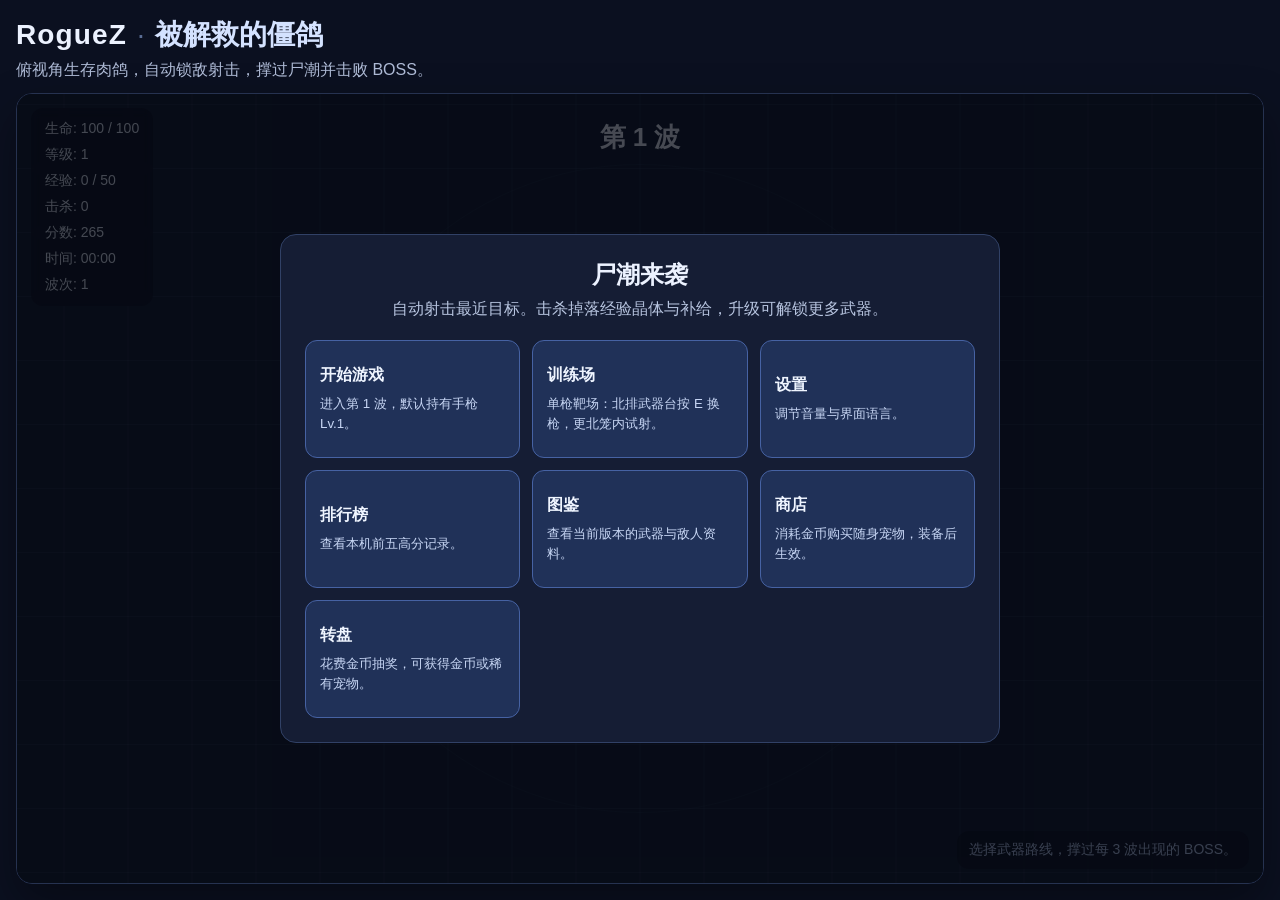
<file: index.html>
<!DOCTYPE html>
<html lang="zh-CN" id="htmlRoot">
<head>
  <meta charset="UTF-8">
  <meta name="viewport" content="width=device-width, initial-scale=1.0">
  <title>被解救的僵鸽</title>
  <link rel="stylesheet" href="style.css">
</head>
<body>
  <div class="game-shell">
    <header class="topbar">
      <div>
        <h1 class="game-title"><span class="game-title-en">RogueZ</span><span class="game-title-sep">·</span><span id="gameTitleSuffix" class="game-title-cn">被解救的僵鸽</span></h1>
        <p id="pageSubtitle">俯视角生存肉鸽，自动锁敌射击，撑过尸潮并击败 BOSS。</p>
      </div>
    </header>

    <section class="game-panel">
      <canvas id="gameCanvas" width="960" height="540"></canvas>

      <div id="hud" class="hud">
        <div><span id="hudLblHp"></span> <span id="hpText">0 / 0</span></div>
        <div><span id="hudLblLevel"></span> <span id="levelText">1</span></div>
        <div><span id="hudLblXp"></span> <span id="xpText">0 / 0</span></div>
        <div><span id="hudLblKills"></span> <span id="killsText">0</span></div>
        <div><span id="hudLblScore"></span> <span id="scoreText">0</span></div>
        <div><span id="hudLblTime"></span> <span id="timeText">00:00</span></div>
        <div><span id="hudLblWave"></span> <span id="waveText">1</span></div>
        <div id="comboHud" class="combo-hud hidden" data-tier="0">
          <div id="comboFlame" class="combo-flame"></div>
          <div class="combo-copy">
            <div><span id="hudLblCombo"></span> <span id="comboText">0</span></div>
            <div id="comboMultText" class="combo-multiplier">x1.00</div>
          </div>
        </div>
      </div>

      <div id="message" class="message">清理尸潮，尽可能活得更久。</div>

      <div id="bossBar" class="boss-bar hidden">
        <div class="boss-bar-header">
          <span id="bossWave">BOSS WAVE</span>
        </div>
        <div class="boss-bar-name-row">
          <span id="bossName">尸王</span>
        </div>
        <div class="boss-bar-track">
          <div id="bossHpFill" class="boss-bar-fill"></div>
        </div>
      </div>

      <div id="overlay" class="overlay hidden">
        <div class="overlay-card">
          <h2 id="overlayTitle">开始游戏</h2>
          <p id="overlayText">选择一项强化。</p>
          <div id="upgradeOptions" class="upgrade-options"></div>
        </div>
      </div>

      <div id="touchControls" class="touch-controls">
        <div id="joystick" class="joystick">
          <div id="joystickKnob" class="joystick-knob"></div>
        </div>
      </div>
    </section>
  </div>

  <script src="i18n.js"></script>
  <script src="game.js"></script>
</body>
</html>
</file>
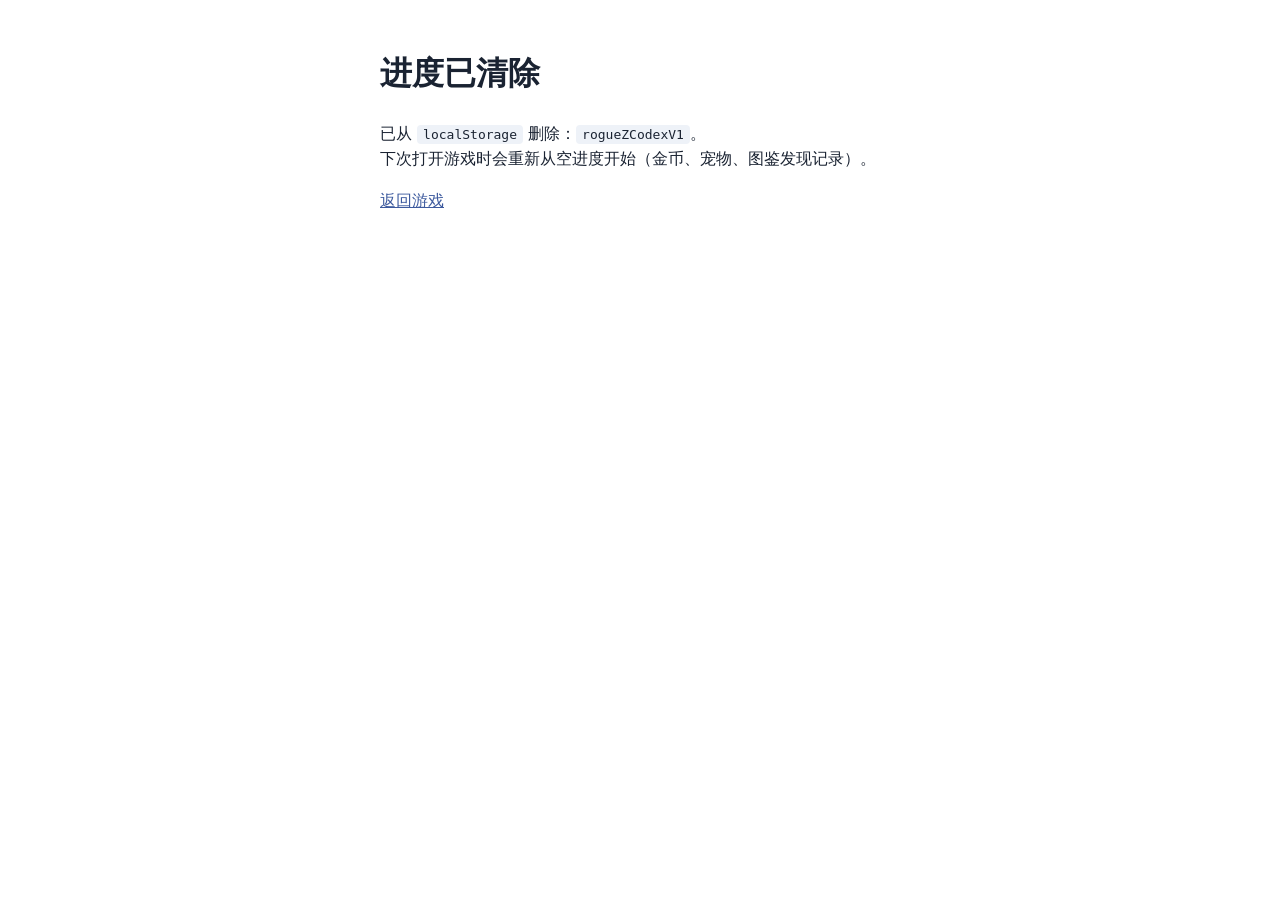
<file: reset-progress.html>
<!DOCTYPE html>
<html lang="zh-CN">
<head>
  <meta charset="UTF-8">
  <meta name="viewport" content="width=device-width, initial-scale=1.0">
  <title>重置局外金币与图鉴</title>
  <style>
    body { font-family: system-ui, sans-serif; max-width: 520px; margin: 48px auto; padding: 0 16px; line-height: 1.6; color: #1a2332; }
    code { background: #eef2f8; padding: 2px 6px; border-radius: 4px; }
    a { color: #3d5a9e; }
  </style>
</head>
<body>
  <h1>进度已清除</h1>
  <p id="msg">正在清除本机浏览器中的存档键…</p>
  <p><a href="index.html">返回游戏</a></p>
  <script>
    (function () {
      const keys = ["rogueZMetaV1", "rogueZCodexV1"];
      const removed = [];
      try {
        for (const k of keys) {
          if (localStorage.getItem(k) !== null) {
            localStorage.removeItem(k);
            removed.push(k);
          }
        }
        document.getElementById("msg").innerHTML =
          removed.length === 0
            ? "未找到已保存的金币/图鉴数据（可能已清空过）。已跳过。"
            : "已从 <code>localStorage</code> 删除：<code>" + removed.join("</code>、<code>") + "</code>。<br>下次打开游戏时会重新从空进度开始（金币、宠物、图鉴发现记录）。";
      } catch (e) {
        document.getElementById("msg").textContent = "清除失败（例如浏览器禁止本地存储）：" + String(e);
      }
    })();
  </script>
</body>
</html>
</file>
<file: style.css>
* {
  box-sizing: border-box;
}

html,
body {
  margin: 0;
  height: 100%;
  min-height: 100%;
  font-family: Arial, Helvetica, sans-serif;
  background: #0b1020;
  color: #ecf2ff;
}

body {
  display: flex;
  flex-direction: column;
  justify-content: flex-start;
  align-items: stretch;
  padding: 16px;
  box-sizing: border-box;
  user-select: none;
}

.game-shell {
  width: 100%;
  max-width: 100%;
  flex: 1;
  min-height: 0;
  display: flex;
  flex-direction: column;
}

.topbar {
  flex-shrink: 0;
  display: flex;
  justify-content: space-between;
  align-items: center;
  gap: 16px;
  margin-bottom: 12px;
}

.topbar .game-title {
  margin: 0 0 6px;
  font-size: 28px;
  display: flex;
  flex-wrap: wrap;
  align-items: baseline;
  gap: 0 10px;
}

.game-title-en {
  letter-spacing: 0.04em;
  font-weight: 700;
}

.game-title-sep {
  color: #5a6d94;
  font-weight: 400;
}

.game-title-cn {
  font-weight: 600;
  color: #d4e2ff;
}

.topbar p {
  margin: 0;
  color: #afbbd6;
}

.game-panel {
  position: relative;
  flex: 1;
  min-height: 0;
  width: 100%;
  display: grid;
  grid-template: 1fr / 1fr;
  border: 1px solid #263250;
  border-radius: 16px;
  overflow: hidden;
  background: linear-gradient(180deg, #151c33 0%, #0e1425 100%);
  box-shadow: 0 20px 45px rgba(0, 0, 0, 0.35);
}

#gameCanvas {
  display: block;
  width: 100%;
  height: 100%;
  min-width: 0;
  min-height: 0;
  background: #11182c;
  touch-action: none;
}

.hud {
  position: absolute;
  top: 14px;
  left: 14px;
  display: grid;
  gap: 8px;
  padding: 12px 14px;
  border-radius: 12px;
  background: rgba(9, 14, 27, 0.75);
  backdrop-filter: blur(4px);
  font-size: 14px;
}

.combo-hud {
  display: flex;
  align-items: center;
  gap: 10px;
  margin-top: 4px;
  padding-top: 8px;
  border-top: 1px solid rgba(140, 164, 220, 0.16);
}

.combo-hud.hidden {
  display: none;
}

.combo-hud.is-active {
  transform: scale(1.02);
}

.combo-copy {
  display: grid;
  gap: 2px;
}

.combo-multiplier {
  color: #ffd38d;
  font-weight: 700;
}

.combo-flame {
  position: relative;
  width: 18px;
  height: 26px;
  flex: 0 0 auto;
  border-radius: 60% 40% 65% 35% / 65% 55% 45% 35%;
  transform: rotate(45deg);
  background: radial-gradient(circle at 30% 30%, #fff2b7 0%, #ffb454 42%, #ff6a39 78%, #912617 100%);
  box-shadow: 0 0 8px rgba(255, 148, 77, 0.3);
  animation: combo-flame-flicker 1.1s ease-in-out infinite;
}

.combo-flame::before {
  content: "";
  position: absolute;
  inset: 5px 4px 6px 6px;
  border-radius: inherit;
  background: radial-gradient(circle at 30% 30%, #fffaf0 0%, #ffe18d 36%, #ff9050 100%);
}

.combo-hud[data-tier="0"] .combo-flame {
  filter: saturate(0.75) brightness(0.9);
  box-shadow: 0 0 6px rgba(255, 148, 77, 0.2);
}

.combo-hud[data-tier="1"] .combo-flame {
  box-shadow: 0 0 10px rgba(255, 138, 66, 0.35);
}

.combo-hud[data-tier="2"] .combo-flame {
  transform: rotate(45deg) scale(1.08);
  box-shadow: 0 0 12px rgba(255, 128, 54, 0.42);
}

.combo-hud[data-tier="3"] .combo-flame,
.combo-hud[data-tier="4"] .combo-flame,
.combo-hud[data-tier="5"] .combo-flame {
  transform: rotate(45deg) scale(1.14);
  box-shadow: 0 0 16px rgba(255, 118, 46, 0.5);
}

@keyframes combo-flame-flicker {
  0% { transform: rotate(43deg) scale(0.98); }
  50% { transform: rotate(47deg) scale(1.04); }
  100% { transform: rotate(44deg) scale(1); }
}

.message {
  position: absolute;
  right: 14px;
  bottom: 14px;
  max-width: 300px;
  padding: 10px 12px;
  border-radius: 12px;
  background: rgba(9, 14, 27, 0.75);
  color: #bfd0f6;
  font-size: 14px;
}

.boss-bar {
  position: absolute;
  top: 62px;
  left: 50%;
  width: min(420px, calc(100% - 220px));
  transform: translateX(-50%);
  padding: 8px 12px 10px;
  border: 1px solid #5d3342;
  border-radius: 12px;
  background: rgba(31, 11, 20, 0.85);
}

.boss-bar.hidden {
  display: none;
}

.boss-bar-header {
  display: flex;
  justify-content: flex-end;
  gap: 12px;
  min-height: 1.1em;
  margin-bottom: 2px;
  font-size: 12px;
  color: #ffd0d7;
}

.boss-bar-name-row {
  display: flex;
  justify-content: flex-start;
  align-items: center;
  margin-bottom: 6px;
  font-size: 15px;
  font-weight: 600;
  color: #ffe8ec;
  line-height: 1.25;
}

.boss-bar-track {
  height: 12px;
  overflow: hidden;
  border-radius: 999px;
  background: rgba(255, 255, 255, 0.1);
}

.boss-bar-fill {
  width: 0%;
  height: 100%;
  border-radius: inherit;
  background: linear-gradient(90deg, #ff7f8d 0%, #ff485d 100%);
}

.overlay {
  position: absolute;
  inset: 0;
  display: flex;
  align-items: center;
  justify-content: center;
  padding: 20px;
  background: rgba(5, 8, 16, 0.72);
}

.overlay.hidden {
  display: none;
}

.overlay-card {
  width: min(720px, 100%);
  padding: 24px;
  border: 1px solid #314166;
  border-radius: 16px;
  background: #151d34;
  text-align: center;
}

.overlay-card--codex {
  position: relative;
  width: min(720px, 100%);
  overflow: visible;
}

.overlay-card--codex > h2,
.overlay-card--codex > p {
  min-width: 0;
}

.overlay-card h2 {
  margin-top: 0;
  margin-bottom: 8px;
}

.overlay-card p {
  margin: 0 0 20px;
  color: #b7c4df;
  white-space: pre-line;
}

.upgrade-options {
  display: grid;
  grid-template-columns: repeat(auto-fit, minmax(180px, 1fr));
  gap: 12px;
}

.upgrade-options--settings {
  grid-template-columns: 1fr;
  max-width: 420px;
  margin: 0 auto;
}

.settings-controls-wrap {
  width: 100%;
}

.settings-controls-list {
  display: flex;
  flex-direction: column;
  gap: 10px;
  margin-bottom: 4px;
  padding: 14px 16px;
  border: 1px solid rgba(120, 148, 200, 0.35);
  border-radius: 12px;
  background: rgba(18, 26, 48, 0.55);
  text-align: left;
}

.settings-controls-row {
  display: grid;
  grid-template-columns: max-content minmax(0, 1fr);
  gap: 10px 14px;
  align-items: start;
  font-size: 14px;
  line-height: 1.4;
}

.settings-controls-action {
  color: #e8eef8;
  font-weight: 600;
  white-space: nowrap;
}

.settings-controls-keys {
  color: #9eb4dc;
  text-align: right;
  word-break: normal;
  overflow-wrap: anywhere;
  line-height: 1.45;
}

.upgrade-options--leaderboard {
  grid-template-columns: 1fr;
  max-width: 520px;
  margin: 0 auto;
}

.upgrade-options--codex {
  display: flex;
  flex-direction: column;
  gap: 14px;
  width: 100%;
  margin: 0 auto;
  overflow: visible;
}

.upgrade-options--codex-root {
  display: flex;
  flex-direction: column;
  gap: 14px;
  width: min(860px, 100%);
  margin: 0 auto;
}

.codex-root-grid {
  display: grid;
  grid-template-columns: repeat(2, minmax(0, 1fr));
  gap: 16px;
}

.codex-root-card {
  position: relative;
  min-height: 200px;
  padding: 24px 22px 22px;
  border: 1px solid rgba(120, 148, 200, 0.4);
  border-radius: 16px;
  background: linear-gradient(160deg, rgba(30, 42, 72, 0.88), rgba(18, 24, 44, 0.94));
  color: #eff5ff;
  text-align: center;
  cursor: pointer;
  box-shadow: 0 8px 26px rgba(0, 0, 0, 0.28);
  transition: transform 0.12s ease, box-shadow 0.12s ease;
  overflow: hidden;
}

.codex-root-card::before {
  content: "";
  position: absolute;
  inset: 0;
  border-radius: inherit;
  pointer-events: none;
  background: radial-gradient(circle at top left, #7ea7ff 0%, transparent 55%);
  opacity: 0.12;
}

.codex-root-card:hover {
  transform: translateY(-2px);
  box-shadow: 0 12px 30px rgba(0, 0, 0, 0.34);
}

.codex-root-card:active {
  transform: translateY(0) scale(0.985);
}

.codex-root-card strong,
.codex-root-card span,
.codex-root-card small {
  position: relative;
  z-index: 1;
  display: block;
}

.codex-root-card strong {
  margin-bottom: 12px;
  font-size: 26px;
}

.codex-root-card span {
  color: #c7d6f4;
  line-height: 1.6;
  margin-bottom: 14px;
}

.codex-root-card small {
  color: #9edbff;
  font-size: 14px;
}

.codex-back-button {
  flex-shrink: 0;
  min-height: 92px;
  text-align: center;
}

.codex-back-button strong,
.codex-back-button span {
  text-align: center;
}

.leaderboard-wrap {
  text-align: left;
}

.codex-tabs {
  display: flex;
  justify-content: center;
  gap: 10px;
}

.codex-tab,
.codex-page-button {
  border: 1px solid #4662a3;
  border-radius: 12px;
  background: #203158;
  color: #eff5ff;
  cursor: pointer;
  transition: transform 0.12s ease, background 0.12s ease, opacity 0.12s ease;
}

.codex-tab:hover,
.codex-page-button:hover {
  background: #284173;
  transform: translateY(-1px);
}

.codex-page-button:active:not(:disabled) {
  transform: translateY(0) scale(0.96);
}

.codex-tab {
  min-width: 120px;
  padding: 10px 18px;
  font-size: 14px;
  font-weight: 700;
}

.codex-tab.is-active {
  background: #33569c;
  border-color: #7ea7ff;
}

.codex-page-area {
  overflow: visible;
  margin-bottom: 0;
  padding-right: 0;
}

.codex-section {
  position: relative;
  text-align: left;
}

.codex-section-title {
  margin: 0 0 14px;
  font-size: 18px;
  color: #e8f0ff;
}

.codex-grid {
  display: grid;
  grid-template-columns: repeat(3, minmax(0, 1fr));
  align-items: stretch;
  gap: 12px;
}

.codex-grid-wrap {
  position: relative;
}

.codex-card {
  position: relative;
  display: flex;
  flex-direction: column;
  align-items: stretch;
  width: 100%;
  min-height: 208px;
  padding: 12px 12px 10px;
  border: 1px solid color-mix(in srgb, var(--codex-accent, #7ac6ff) 42%, rgba(120, 148, 200, 0.35));
  border-radius: 16px;
  background: linear-gradient(160deg, rgba(30, 42, 72, 0.85), rgba(18, 24, 44, 0.92));
  color: #e6edff;
  box-shadow: 0 8px 26px rgba(0, 0, 0, 0.3);
  text-align: center;
  cursor: pointer;
  overflow: hidden;
  transition: transform 0.12s ease, box-shadow 0.12s ease;
  font: inherit;
}

.codex-card::before {
  content: "";
  position: absolute;
  inset: 0;
  border-radius: inherit;
  pointer-events: none;
  background: radial-gradient(circle at top left, var(--codex-accent, #7ac6ff) 0%, transparent 55%);
  opacity: 0.15;
}

.codex-card:hover,
.codex-card:focus-visible {
  transform: translateY(-2px);
  box-shadow: 0 12px 30px rgba(0, 0, 0, 0.35);
  outline: none;
}

.codex-card:active {
  transform: translateY(0) scale(0.985);
}

.codex-card[data-rarity="rare"] {
  border-color: rgba(180, 164, 255, 0.55);
  box-shadow: 0 10px 28px rgba(120, 100, 220, 0.22);
}

.codex-card[data-rarity="legendary"] {
  border-color: rgba(255, 177, 90, 0.55);
  box-shadow: 0 12px 32px rgba(255, 138, 80, 0.28);
}

.codex-card.is-locked {
  border-color: rgba(120, 130, 150, 0.45);
  background: linear-gradient(160deg, rgba(24, 30, 48, 0.92), rgba(14, 18, 30, 0.96));
  box-shadow: 0 6px 20px rgba(0, 0, 0, 0.28);
}

.codex-card.is-locked::before {
  opacity: 0.08;
}

.codex-card-index {
  position: absolute;
  top: 10px;
  right: 10px;
  z-index: 2;
  font-size: 11px;
  font-weight: 700;
  letter-spacing: 0.06em;
  color: rgba(200, 214, 244, 0.55);
}

.codex-info-preview .codex-card-index {
  color: rgba(200, 214, 244, 0.65);
}

.codex-card-icon {
  position: relative;
  z-index: 1;
  display: flex;
  align-items: center;
  justify-content: center;
  min-height: 40px;
  margin: 4px 0 8px;
  font-size: 32px;
  line-height: 1;
  color: var(--codex-accent, #dce7ff);
  text-shadow: 0 2px 12px color-mix(in srgb, var(--codex-accent, #fff) 22%, transparent);
}

.codex-card-icon--locked {
  min-height: 48px;
  font-size: 40px;
  color: rgba(200, 210, 255, 0.88);
  text-shadow: none;
}

.codex-card-icon .codex-weapon-icon-svg,
.codex-card-icon .codex-enemy-icon-svg {
  display: block;
  flex-shrink: 0;
  filter: drop-shadow(0 2px 5px rgba(0, 0, 0, 0.35));
}

.codex-card-icon-text {
  display: block;
}

.codex-card-name {
  position: relative;
  z-index: 1;
  margin: 0 0 6px;
  font-size: 16px;
  font-weight: 700;
  color: #f1f5ff;
  line-height: 1.25;
}

.codex-card-kind {
  position: relative;
  z-index: 1;
  margin: 0 0 10px;
  font-size: 11px;
  letter-spacing: 1px;
  text-transform: uppercase;
  color: rgba(200, 214, 244, 0.7);
}

.codex-card-desc {
  position: relative;
  z-index: 1;
  flex: 1 1 auto;
  margin: 0;
  font-size: 12.5px;
  line-height: 1.4;
  color: #c3ceea;
  text-align: left;
  display: -webkit-box;
  -webkit-box-orient: vertical;
  -webkit-line-clamp: 3;
  overflow: hidden;
}

.codex-card.is-locked .codex-card-name {
  color: #c7d6e8;
}

.codex-card.is-locked .codex-card-desc {
  color: #9aa8c0;
}

.codex-info-panel {
  min-height: 110px;
  padding: 14px 16px;
  border: 1px solid rgba(120, 148, 200, 0.35);
  border-radius: 16px;
  background: linear-gradient(165deg, rgba(18, 26, 48, 0.97), rgba(10, 16, 32, 0.98));
  text-align: left;
  backdrop-filter: blur(10px);
  box-shadow: 0 16px 34px rgba(0, 0, 0, 0.32);
}

.codex-info-panel--floating {
  position: absolute;
  left: 0;
  top: 0;
  width: min(420px, calc(100vw - 40px));
  min-height: 0;
  margin-top: 0;
  opacity: 0;
  visibility: hidden;
  pointer-events: none;
  transform: translateY(4px);
  z-index: 6;
  transition: opacity 0.12s ease, transform 0.12s ease;
}

.codex-info-panel--floating.is-visible {
  opacity: 1;
  visibility: visible;
  transform: translateY(0);
}

.codex-info-layout {
  display: flex;
  align-items: stretch;
  gap: 14px;
}

.codex-info-preview {
  position: relative;
  flex: 0 0 168px;
  display: flex;
  flex-direction: column;
  align-items: stretch;
  min-height: 0;
  padding: 14px 12px 12px;
  border: 1px solid color-mix(in srgb, var(--codex-accent, #7ac6ff) 42%, rgba(120, 148, 200, 0.35));
  border-radius: 16px;
  background: linear-gradient(160deg, rgba(30, 42, 72, 0.85), rgba(18, 24, 44, 0.92));
  box-shadow: 0 8px 22px rgba(0, 0, 0, 0.28);
  text-align: center;
  overflow: hidden;
}

.codex-info-preview::before {
  content: "";
  position: absolute;
  inset: 0;
  border-radius: inherit;
  pointer-events: none;
  background: radial-gradient(circle at top left, var(--codex-accent, #7ac6ff) 0%, transparent 55%);
  opacity: 0.15;
}

.codex-info-preview[data-rarity="rare"] {
  border-color: rgba(180, 164, 255, 0.55);
  box-shadow: 0 10px 26px rgba(120, 100, 220, 0.2);
}

.codex-info-preview[data-rarity="legendary"] {
  border-color: rgba(255, 177, 90, 0.55);
  box-shadow: 0 12px 30px rgba(255, 138, 80, 0.24);
}

.codex-info-preview.is-locked {
  border-color: rgba(120, 130, 150, 0.45);
  background: linear-gradient(160deg, rgba(24, 30, 48, 0.92), rgba(14, 18, 30, 0.96));
  box-shadow: 0 6px 18px rgba(0, 0, 0, 0.26);
}

.codex-info-preview.is-locked::before {
  opacity: 0.08;
}

.codex-info-preview .codex-card-icon {
  margin-top: 2px;
}

.codex-info-preview .codex-card-name {
  font-size: 15px;
}

.codex-info-preview .codex-card-kind {
  margin-bottom: 0;
}

.codex-info-content {
  flex: 1;
  min-width: 0;
}

.codex-info-top {
  display: flex;
  justify-content: flex-start;
  align-items: center;
  gap: 12px;
  margin-bottom: 10px;
}

.codex-info-badge,
.codex-info-index {
  font-size: 12px;
  font-weight: 700;
}

.codex-info-badge {
  padding: 4px 8px;
  border-radius: 999px;
  background: color-mix(in srgb, var(--codex-accent, #7ea7ff) 20%, transparent);
  color: var(--codex-accent, #dce7ff);
}

.codex-info-index {
  color: #96a5c8;
}

.codex-info-title {
  margin: 0 0 8px;
  font-size: 22px;
  color: #eff5ff;
}

.codex-info-desc {
  margin: 0 0 10px;
  color: #c7d6f4;
  line-height: 1.6;
}

.codex-info-stats {
  color: #9edbff;
  font-size: 14px;
  line-height: 1.6;
}

@media (max-width: 700px) {
  .codex-info-layout {
    flex-direction: column;
  }

  .codex-info-preview {
    flex-basis: auto;
    min-height: 0;
  }

  .codex-info-panel--floating {
    width: min(320px, calc(100vw - 24px));
  }
}

.codex-footer {
  position: relative;
  z-index: 3;
  display: flex;
  align-items: center;
  justify-content: center;
  gap: 14px;
  margin-top: 0;
}

.upgrade-options--codex > .codex-back-button {
  min-height: 92px;
}

.codex-page-button {
  min-width: 52px;
  padding: 10px 14px;
  font-size: 18px;
  font-weight: 700;
}

.codex-page-button:disabled {
  opacity: 0.45;
  cursor: default;
  transform: none;
}

.codex-page-indicator {
  min-width: 168px;
  padding: 10px 18px;
  border-radius: 12px;
  background: #ef5b4b;
  color: #fff6f3;
  font-size: 24px;
  font-weight: 700;
  text-align: center;
  position: relative;
  z-index: 3;
}

.leaderboard-empty {
  margin: 0 0 12px;
  padding: 18px 12px;
  color: #9ab0d4;
  text-align: center;
  font-size: 14px;
}

.leaderboard-list {
  margin: 0 0 12px;
  padding: 0;
  list-style: none;
}

.leaderboard-row {
  display: flex;
  gap: 14px;
  align-items: flex-start;
  margin-bottom: 10px;
  padding: 12px 14px;
  border: 1px solid #314166;
  border-radius: 12px;
  background: rgba(12, 20, 40, 0.55);
}

.leaderboard-row:last-child {
  margin-bottom: 0;
}

.lb-rank {
  flex-shrink: 0;
  width: 28px;
  height: 28px;
  display: flex;
  align-items: center;
  justify-content: center;
  border-radius: 8px;
  background: #284173;
  font-weight: 700;
  font-size: 14px;
  color: #eff5ff;
}

.lb-body {
  flex: 1;
  min-width: 0;
}

.lb-score-line {
  font-size: 15px;
  color: #e8f0ff;
  margin-bottom: 4px;
  line-height: 1.35;
}

.lb-score-line strong {
  color: #9edbff;
}

.lb-sub {
  font-size: 12px;
  color: #95a8cc;
  line-height: 1.4;
}

.settings-volume-row {
  display: flex;
  flex-direction: column;
  align-items: stretch;
  gap: 12px;
  padding: 16px;
  margin-bottom: 4px;
  text-align: left;
  border: 1px solid #314166;
  border-radius: 12px;
  background: rgba(20, 35, 70, 0.45);
}

.settings-volume-label {
  display: flex;
  justify-content: space-between;
  align-items: center;
  font-size: 14px;
  color: #c7d6f4;
}

.settings-volume-value {
  font-variant-numeric: tabular-nums;
  color: #89b4ff;
}

.settings-volume-slider {
  width: 100%;
  height: 8px;
  accent-color: #6b9fff;
  cursor: pointer;
}

.settings-lang-select {
  width: 100%;
  max-width: 280px;
  align-self: flex-start;
  padding: 10px 12px;
  font-size: 14px;
  color: #e8f0ff;
  background: rgba(12, 22, 48, 0.9);
  border: 1px solid #4662a3;
  border-radius: 10px;
  cursor: pointer;
}

.settings-lang-select:focus {
  outline: 2px solid #6b9fff;
  outline-offset: 2px;
}

.upgrade-button {
  border: 1px solid #4662a3;
  border-radius: 12px;
  background: #203158;
  color: #eff5ff;
  cursor: pointer;
  transition: transform 0.1s ease, background 0.12s ease, box-shadow 0.1s ease;
}

.upgrade-button:hover {
  background: #284173;
  transform: translateY(-1px);
}

.upgrade-button--focused {
  border-color: #6b9fff;
  background: #2a4a82;
  box-shadow: 0 0 0 1px rgba(107, 159, 255, 0.45), 0 6px 18px rgba(0, 0, 0, 0.25);
  transform: translateY(-1px);
}

.upgrade-button:active {
  transform: translateY(0) scale(0.98);
  box-shadow: inset 0 2px 10px rgba(0, 0, 0, 0.22);
}

.upgrade-button {
  min-height: 118px;
  padding: 14px;
  text-align: left;
}

.upgrade-button strong {
  display: block;
  margin-bottom: 8px;
  font-size: 16px;
}

.upgrade-button span {
  display: block;
  color: #c7d6f4;
  line-height: 1.5;
}

.touch-controls {
  position: absolute;
  inset: 0;
  pointer-events: none;
}

.joystick {
  position: absolute;
  left: 18px;
  bottom: 18px;
  width: 100px;
  height: 100px;
  border: 1px solid rgba(182, 205, 255, 0.34);
  border-radius: 50%;
  background: rgba(117, 148, 207, 0.14);
  opacity: 0;
  pointer-events: none;
  transition: opacity 0.15s ease;
}

.joystick-knob {
  position: absolute;
  left: 50%;
  top: 50%;
  width: 46px;
  height: 46px;
  border-radius: 50%;
  background: rgba(223, 236, 255, 0.75);
  transform: translate(-50%, -50%);
}

body.touch-enabled .joystick {
  opacity: 1;
}

body.touch-enabled .joystick {
  pointer-events: auto;
}

@media (max-width: 700px) {
  body {
    padding: 12px;
  }

  .topbar {
    align-items: flex-start;
    flex-direction: column;
  }

  .boss-bar {
    width: calc(100% - 32px);
  }

  .hud {
    right: 14px;
    left: auto;
    max-width: 42%;
    font-size: 13px;
  }

  .message {
    left: 14px;
    right: 14px;
    bottom: 14px;
    max-width: none;
  }

  .overlay-card--codex {
    width: 100%;
  }

  .codex-root-grid,
  .codex-grid {
    grid-template-columns: 1fr;
  }

  .codex-page-indicator {
    min-width: 120px;
    font-size: 20px;
  }
}

@media (max-width: 980px) {
  .codex-grid {
    grid-template-columns: repeat(2, minmax(0, 1fr));
  }
}

@media (pointer: coarse) {
  body {
    padding: 8px;
  }

  .joystick {
    opacity: 1;
  }

  .joystick {
    pointer-events: auto;
  }
}

.upgrade-options--shop,
.upgrade-options--wheel {
  display: flex;
  flex-direction: column;
  gap: 14px;
  max-height: min(72vh, 620px);
  overflow-y: auto;
  padding-right: 4px;
}

.meta-balance {
  display: flex;
  align-items: center;
  justify-content: space-between;
  padding: 10px 16px;
  border-radius: 14px;
  background: linear-gradient(135deg, rgba(255, 216, 107, 0.14), rgba(255, 172, 70, 0.08));
  border: 1px solid rgba(255, 216, 107, 0.35);
  color: #ffd86b;
}

.meta-balance-label {
  font-size: 13px;
  letter-spacing: 1px;
  text-transform: uppercase;
  color: #c9b174;
}

.meta-balance-value {
  font-size: 22px;
  color: #ffe39a;
}

.shop-grid {
  display: grid;
  grid-template-columns: repeat(auto-fit, minmax(180px, 1fr));
  gap: 12px;
}

.shop-card {
  position: relative;
  background: linear-gradient(160deg, rgba(30, 42, 72, 0.85), rgba(18, 24, 44, 0.92));
  border: 1px solid rgba(120, 148, 200, 0.35);
  border-radius: 16px;
  padding: 14px 14px 12px;
  display: flex;
  flex-direction: column;
  gap: 8px;
  color: #e6edff;
  box-shadow: 0 8px 26px rgba(0, 0, 0, 0.3);
}

.shop-card[data-rarity="rare"] {
  border-color: rgba(180, 164, 255, 0.6);
  box-shadow: 0 10px 28px rgba(120, 100, 220, 0.25);
}

.shop-card[data-rarity="legendary"] {
  border-color: rgba(255, 177, 90, 0.7);
  box-shadow: 0 12px 32px rgba(255, 138, 80, 0.35);
}

.shop-card::before {
  content: "";
  position: absolute;
  inset: 0;
  border-radius: inherit;
  pointer-events: none;
  background: radial-gradient(circle at top left, var(--shop-accent, #7ac6ff) 0%, transparent 55%);
  opacity: 0.15;
}

.shop-card-icon {
  font-size: 32px;
  line-height: 1;
  text-align: center;
  margin-top: 2px;
}

.shop-card-name {
  margin: 0;
  font-size: 16px;
  color: #f1f5ff;
  text-align: center;
}

.shop-card-origin {
  text-align: center;
  font-size: 11px;
  letter-spacing: 1px;
  text-transform: uppercase;
  color: rgba(200, 214, 244, 0.7);
}

.shop-card-desc {
  margin: 0;
  font-size: 12.5px;
  line-height: 1.4;
  color: #c3ceea;
  white-space: normal;
}

.shop-card-stats {
  margin: 0;
  font-size: 12px;
  color: #8ab4ff;
  white-space: normal;
}

.shop-card-footer {
  display: flex;
  align-items: center;
  justify-content: space-between;
  gap: 8px;
  margin-top: auto;
}

.shop-card-price {
  font-size: 12px;
  padding: 4px 10px;
  border-radius: 999px;
  background: rgba(255, 216, 107, 0.12);
  color: #ffd86b;
  border: 1px solid rgba(255, 216, 107, 0.35);
}

.shop-card-btn {
  flex: 1;
  padding: 8px 12px;
  border-radius: 10px;
  border: 1px solid rgba(138, 180, 255, 0.6);
  background: linear-gradient(180deg, rgba(90, 140, 230, 0.45), rgba(50, 84, 160, 0.55));
  color: #f2f7ff;
  font-size: 13px;
  cursor: pointer;
  transition: transform 0.12s ease, box-shadow 0.12s ease, filter 0.12s ease;
}

.shop-card-btn:hover:not(:disabled) {
  transform: translateY(-1px);
  box-shadow: 0 6px 18px rgba(90, 140, 230, 0.3);
}

.shop-card-btn:active:not(:disabled) {
  transform: translateY(0) scale(0.97);
  box-shadow: inset 0 2px 8px rgba(0, 0, 0, 0.2);
}

.shop-card-btn:disabled {
  cursor: not-allowed;
  opacity: 0.55;
  filter: grayscale(0.4);
}

.shop-card-btn.is-equipped {
  background: linear-gradient(180deg, rgba(140, 230, 160, 0.4), rgba(72, 160, 100, 0.55));
  border-color: rgba(140, 230, 160, 0.7);
  color: #eafff0;
}

.shop-card-btn.is-locked {
  background: linear-gradient(180deg, rgba(100, 110, 130, 0.4), rgba(60, 70, 90, 0.55));
  border-color: rgba(120, 130, 150, 0.5);
}

.shop-equipped-row {
  display: flex;
  align-items: center;
  justify-content: space-between;
  gap: 10px;
  padding: 8px 12px;
  border-radius: 12px;
  background: rgba(30, 42, 72, 0.55);
  border: 1px solid rgba(120, 148, 200, 0.2);
  color: #cfd8f0;
  font-size: 13px;
}

.shop-equipped-empty {
  color: #889ac0;
  font-style: italic;
}

.shop-unequip-btn {
  padding: 6px 12px;
  border-radius: 10px;
  border: 1px solid rgba(255, 130, 130, 0.5);
  background: rgba(255, 120, 120, 0.12);
  color: #ffb7b7;
  font-size: 12.5px;
  cursor: pointer;
  transition: transform 0.1s ease, background 0.12s ease;
}

.shop-unequip-btn:hover {
  background: rgba(255, 120, 120, 0.2);
}

.shop-unequip-btn:active {
  transform: scale(0.96);
}

.wheel-stage {
  position: relative;
  width: 260px;
  height: 260px;
  margin: 6px auto 2px;
}

.wheel-disc {
  position: absolute;
  inset: 0;
  border-radius: 50%;
  border: 4px solid rgba(255, 216, 107, 0.5);
  box-shadow: 0 10px 28px rgba(0, 0, 0, 0.45), inset 0 0 18px rgba(255, 216, 107, 0.25);
  transform: rotate(0deg);
}

.wheel-labels {
  position: absolute;
  inset: 0;
  pointer-events: none;
}

.wheel-label {
  position: absolute;
  top: 50%;
  left: 50%;
  transform-origin: 0 0;
  font-size: 11px;
  color: #13182a;
  font-weight: 600;
  white-space: nowrap;
  text-shadow: 0 1px 0 rgba(255, 255, 255, 0.35);
}

.wheel-pointer {
  position: absolute;
  top: -10px;
  left: 50%;
  transform: translateX(-50%);
  width: 0;
  height: 0;
  border-left: 12px solid transparent;
  border-right: 12px solid transparent;
  border-top: 22px solid #ffd86b;
  filter: drop-shadow(0 2px 4px rgba(0, 0, 0, 0.4));
  z-index: 2;
}

.wheel-result {
  min-height: 58px;
  padding: 10px 14px;
  border-radius: 12px;
  background: rgba(18, 24, 44, 0.7);
  border: 1px solid rgba(120, 148, 200, 0.3);
  display: flex;
  flex-direction: column;
  align-items: center;
  justify-content: center;
  gap: 4px;
  text-align: center;
  color: #dfe6ff;
}

.wheel-result-title {
  font-size: 16px;
}

.wheel-result-body {
  font-size: 13px;
  color: #aab6d4;
}

.wheel-result-rolling,
.wheel-result-placeholder {
  color: #7d8cb0;
  font-style: italic;
}

.wheel-controls {
  display: flex;
  flex-direction: column;
  gap: 8px;
}

.shop-card-btn.is-spin {
  width: 100%;
  padding: 12px 16px;
  font-size: 15px;
  background: linear-gradient(180deg, rgba(255, 216, 107, 0.55), rgba(255, 140, 66, 0.6));
  border-color: rgba(255, 216, 107, 0.7);
  color: #23160a;
  font-weight: 600;
}

.shop-card-btn.is-spin:hover:not(:disabled) {
  filter: brightness(1.05);
  box-shadow: 0 8px 22px rgba(255, 180, 80, 0.35);
}

@keyframes wheel-bounce {
  0% {
    transform: translateX(-50%) translateY(0);
  }
  50% {
    transform: translateX(-50%) translateY(3px);
  }
  100% {
    transform: translateX(-50%) translateY(0);
  }
}

.wheel-stage .wheel-pointer {
  animation: wheel-bounce 1.6s ease-in-out infinite;
}

@media (max-width: 520px) {
  .wheel-stage {
    width: 220px;
    height: 220px;
  }

  .wheel-label {
    font-size: 10px;
  }

  .wheel-label {
    transform-origin: 0 0;
  }
}
</file>
